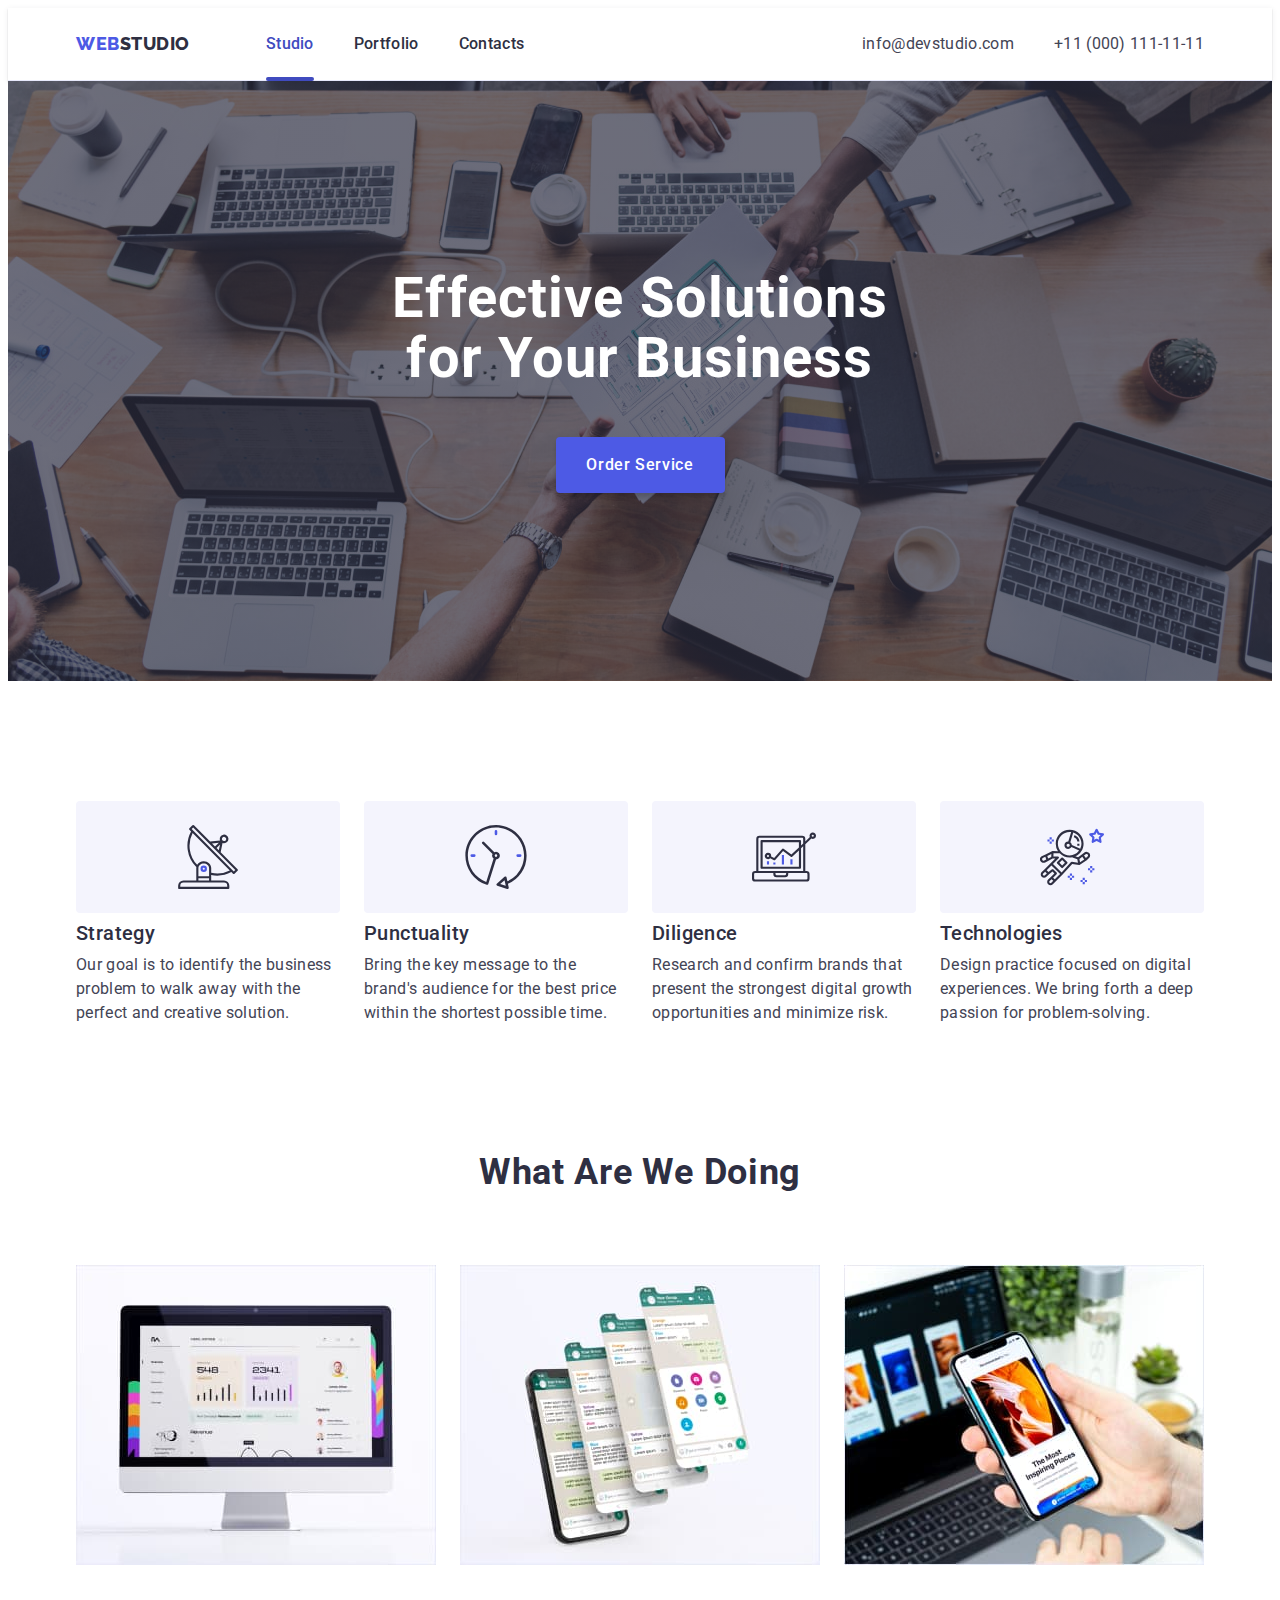
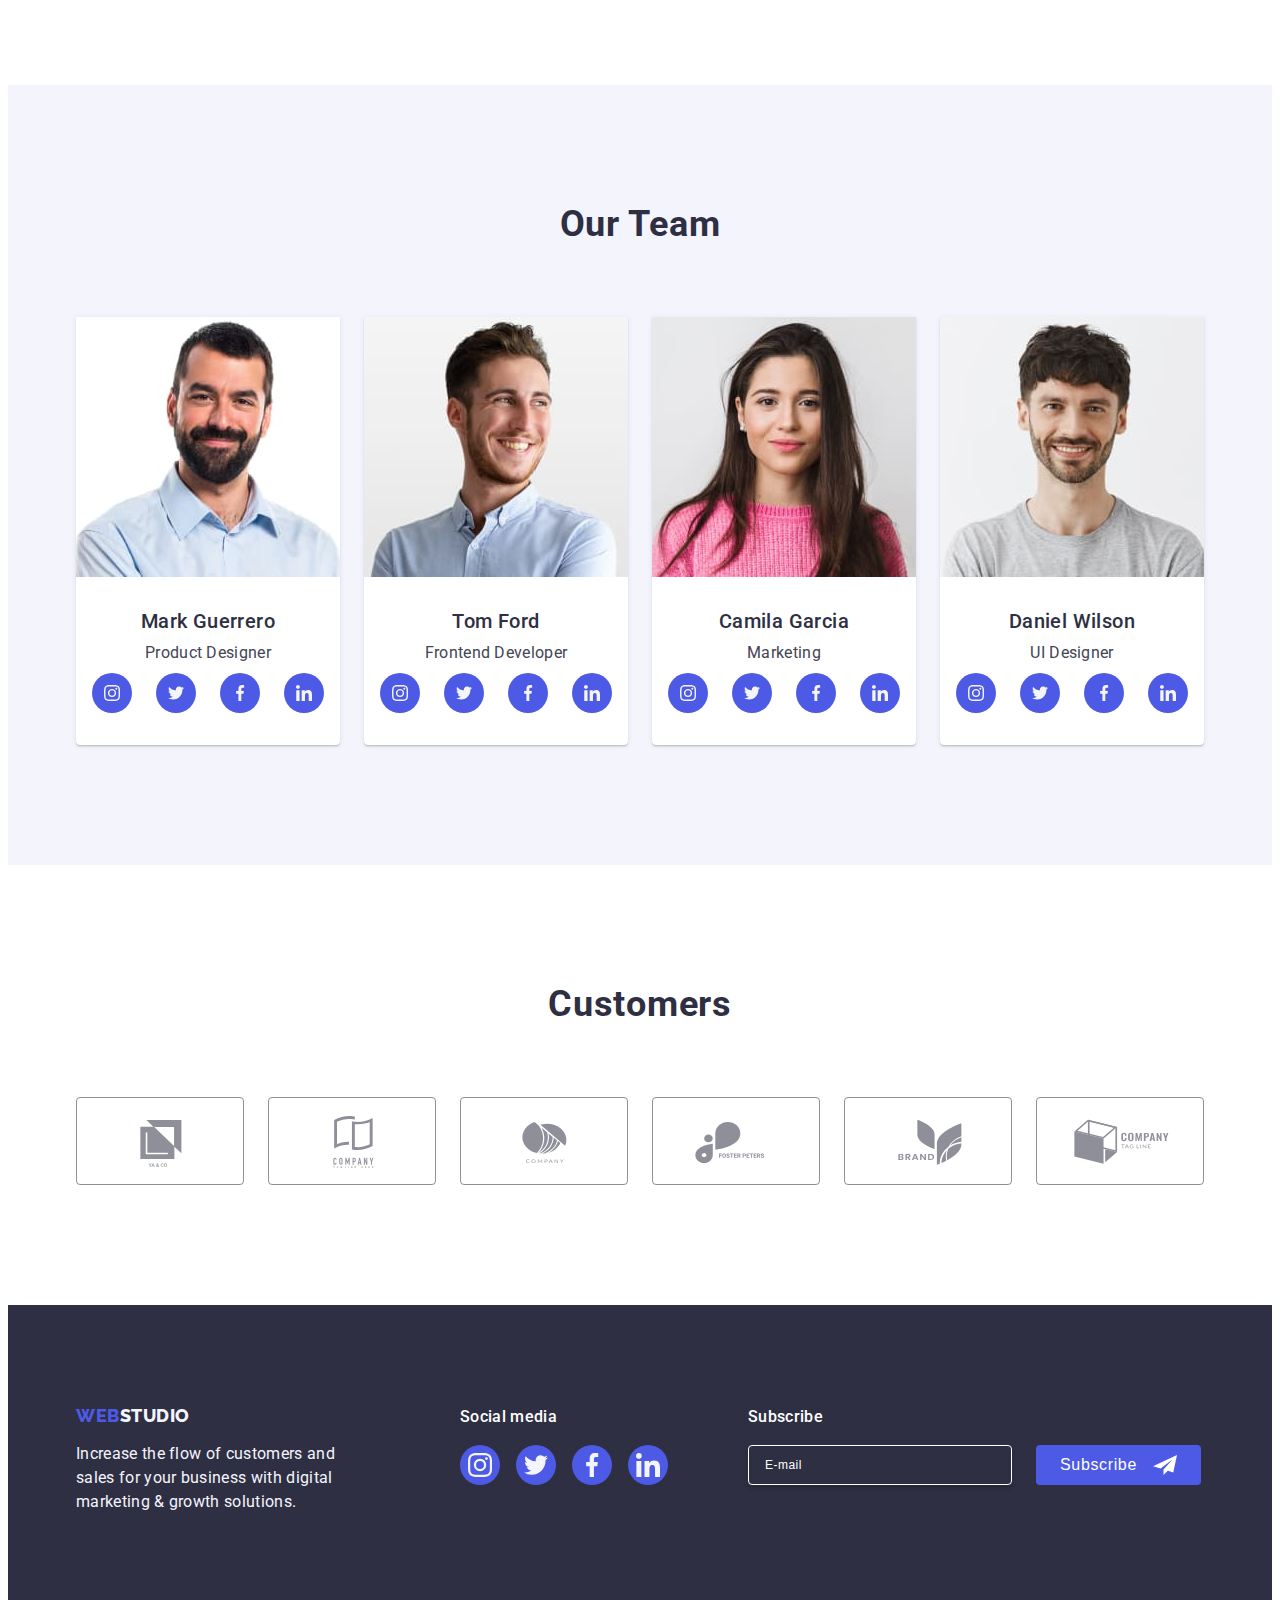
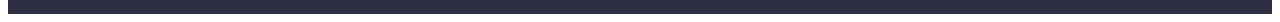
<file: index.html>
<!DOCTYPE html>
<html lang="en">
  <!-- head -->
  <head>
    <meta charset="UTF-8" />
    <meta name="viewport" content="width=device-width, initial-scale=1.0" />
    <link rel="preconnect" href="https://fonts.googleapis.com" />
    <link rel="preconnect" href="https://fonts.gstatic.com" crossorigin />
    <link rel="stylesheet" href="https://fonts.googleapis.com/css2?family=Raleway:wght@800&family=Roboto:wght@400;500;700;900&display=swap" />
    <link rel="stylesheet" href="https://cdnjs.cloudflare.com/ajax/libs/modern-normalize/2.0.0/modern-normalize.min.css" 
    integrity="sha512-4xo8blKMVCiXpTaLzQSLSw3KFOVPWhm/TRtuPVc4WG6kUgjH6J03IBuG7JZPkcWMxJ5huwaBpOpnwYElP/m6wg==" 
    crossorigin="anonymous" 
    referrerpolicy="no-referrer" />
    <link rel="stylesheet" href="./css/styles.css" />
    <title>Studio</title>
  </head>
  <!-- body -->
  <body>
    <header class="header">
      <div class="header-flex container">
      <nav class="nav">
        <a href="./index.html" class="header-logo link">Web<span class="span-studio">Studio</span></a>
        <ul class="nav-list">
          <li class="pages-list list"><a class="link-pages-list current link" href="./index.html">Studio</a></li>
          <li class="pages-list list"><a class="link-pages-list link" href="./portfolio.html">Portfolio</a></li>
          <li class="pages-list list"><a class="link-pages-list link" href="">Contacts</a></li>
        </ul>
      </nav>

      <address class="header-address">
        <ul class="nav-list">
          <li class="header-address-item list"><a class="link-header-address-item link" href="mailto:info@devstudio.com">info@devstudio.com</a></li>
          <li class="header-address-item list"><a class="link-header-address-item link" href="tel:+110001111111">+11 (000) 111-11-11</a></li>
        </ul>
      </address>
    </div>
    </header>

    <!-- main -->
    <main>
      <!-- section -->
      <section class="hero">
        <div class="container hero-title">
        <h1 class="title-hero">Effective Solutions for Your Business</h1>
        <button type="button" class="hero-button" data-modal-open>Order Service</button>
        </div>
      </section>

      <!-- section 2 -->
      <section class="advantages">
        <div class="container">
        <h2 class="visually-hidden">Our advantages</h2>
        <ul class="list advantages-list">
            <li class="two-items">
              <div class="container-icon">
                <svg class="advantages-icon"
                  width="64"
                  height="64"
                  viewBox="0 0 64 64"
                  fill="none">
                  <use href="./images/icons.svg#icon-antenna"></use>
                </svg>
              </div>
                <h3 class="sub-title">Strategy</h3>
            <p class="subtitle-text">
              Our goal is to identify the business problem to walk away with the
              perfect and creative solution.
            </p>
            </li>
          <li class="two-items">
            <div class="container-icon">
              <svg 
              width="64"
              height="64"
              viewBox="0 0 64 64"
              fill="none">
              <use href="./images/icons.svg#icon-clock"></use>
              </svg>
            </div>
            <h3 class="sub-title">Punctuality</h3>
            <p class="subtitle-text">
              Bring the key message to the brand's audience for the best price
              within the shortest possible time.
            </p>
          </li>
          <li class="two-items">
            <div class="container-icon">
              <svg 
              width="64"
              height="64"
              viewBox="0 0 64 64"
              fill="none">
              <use href="./images/icons.svg#icon-diagram"></use>
            </svg>
          </div>
            <h3 class="sub-title">Diligence</h3>
            <p class="subtitle-text">
              Research and confirm brands that present the strongest digital
              growth opportunities and minimize risk.
            </p>
          </li>
          <li class="two-items">
            <div class="container-icon">
              <svg 
              width="64"
              height="64"
              viewBox="0 0 64 64"
              fill="none">
              <use href="./images/icons.svg#icon-astronaut"></use>
            </svg>
          </div>
            <h3 class="sub-title">Technologies</h3>
            <p class="subtitle-text">
              Design practice focused on digital experiences. We bring forth a
              deep passion for problem-solving.
            </p>
          </li>
        </ul>
      </div>
      </section>

      <!-- section 3 -->
      <section class="arewe">
        <div class="container">
        <h2 class="title-arewe">What are we doing</h2>
        <ul class="list arewe-list">
          <li class="arewe-list-item">
            <img src="./images/Rectangle71.jpg"
            alt="A computer on a white background"
            width="360"
            height="300"
            />
          </li>
          <li class="arewe-list-item">
            <img src="./images/Rectangle712.jpg"
            alt="The phone is a turned on"
            width="360"
            height="300"
            />
          </li>
          <li class="arewe-list-item">
            <img src="./images/Rectangle711.jpg"
            alt="The phone in hand"
            width="360"
            height="300"
            />
          </li>
        </ul>
      </div>
      </section>
      
      <!-- section 4 -->
      <section class="section-four">
        <div class="container">
        <h2 class="title-team">Our Team</h2>
        <ul class="list section-four-list">
          <li class="section-four-team">
            <img src="./images/img0.jpg"
            alt="Mark Guerrero"
            width="264"
            height="260"
            />
            <div class="team-container">
            <h3 class="sub-title">Mark Guerrero</h3>
            <p class="subtitle-text">Product Designer</p>
            <ul class="list social-links-list">
              <li class="social-links-items">
                <a class="link social-links" href="https://www.instagram.com/">
                  <svg
                    class="social-icons"
                    width="16"
                    height="16"
                    viewBox="0 0 16 16">
                    <use href="./images/icons.svg#icon-instagram"></use>
                  </svg>
                </a>
              </li>
              <li class="social-links-items">
                <a class="link social-links" href="">
                  <svg
                    class="social-icons"
                    width="16"
                    height="16"
                    viewBox="0 0 16 16">
                    <use href="./images/icons.svg#icon-twitter"></use>
                  </svg>
                </a>
              </li>
              <li class="social-links-items">
                <a class="link social-links" href="">
                  <svg
                    class="social-icons"
                    width="16"
                    height="16"
                    viewBox="0 0 16 16">
                    <use href="./images/icons.svg#icon-facebook"></use>
                  </svg>
                </a>
              </li>
              <li class="social-links-items">
                <a class="link social-links" href="">
                  <svg
                    class="social-icons"
                    width="16"
                    height="16"
                    viewBox="0 0 16 16">
                    <use href="./images/icons.svg#icon-linkedin"></use>
                  </svg>
                </a>
              </li>
            </ul>
            </div>
          </li>
          <li class="section-four-team">
            <img src="./images/img1.jpg"
            alt="Tom Ford"
            width="264"
            height="260"
            />
            <div class="team-container">
            <h3 class="sub-title">Tom Ford</h3>
            <p class="subtitle-text">Frontend Developer</p>
            <ul class="list social-links-list">
             <li class="social-links-items">
              <a class="link social-links" href="">
                <svg
                class="social-icons"
                width="16"
                height="16"
                viewBox="0 0 16 16">
                <use href="./images/icons.svg#icon-instagram"></use>
                </svg>
              </a>
            </li>
          <li class="social-links-items">
            <a class="link social-links" href="">
              <svg
              class="social-icons"
              width="16"
              height="16"
              viewBox="0 0 16 16">
              <use href="./images/icons.svg#icon-twitter"></use>
              </svg>
            </a>
          </li>
          <li class="social-links-items">
            <a class="link social-links" href="">
              <svg
              class="social-icons"
              width="16"
              height="16"
              viewBox="0 0 16 16">
              <use href="./images/icons.svg#icon-facebook"></use>
              </svg>
            </a>
          </li>
          <li class="social-links-items">
            <a class="link social-links" href="">
              <svg
              class="social-icons"
              width="16"
              height="16"
              viewBox="0 0 16 16">
              <use href="./images/icons.svg#icon-linkedin"></use>
              </svg>
            </a>
          </li>
        </ul>
      </div>
    </li>
          <li class="section-four-team">
            <img src="./images/img2.jpg"
            alt="Camila Garcia"
            width="264"
            height="260"
            />
            <div class="team-container">
            <h3 class="sub-title">Camila Garcia</h3>
            <p class="subtitle-text">Marketing</p>
            <ul class="list social-links-list">
              <li class="social-links-items">
               <a class="link social-links" href="">
                 <svg
                 class="social-icons"
                 width="16"
                 height="16"
                 viewBox="0 0 16 16">
                 <use href="./images/icons.svg#icon-instagram"></use>
                 </svg>
               </a>
             </li>
           <li class="social-links-items">
             <a class="link social-links" href="">
               <svg
               class="social-icons"
               width="16"
               height="16"
               viewBox="0 0 16 16">
               <use href="./images/icons.svg#icon-twitter"></use>
               </svg>
             </a>
           </li>
           <li class="social-links-items">
             <a class="link social-links" href="">
               <svg
               class="social-icons"
               width="16"
               height="16"
               viewBox="0 0 16 16">
               <use href="./images/icons.svg#icon-facebook"></use>
               </svg>
             </a>
           </li>
           <li class="social-links-items">
             <a class="link social-links" href="">
               <svg
               class="social-icons"
               width="16"
               height="16"
               viewBox="0 0 16 16">
               <use href="./images/icons.svg#icon-linkedin"></use>
               </svg>
             </a>
           </li>
         </ul>
       </div>
     </li>
          <li class="section-four-team">
            <img src="./images/img3.jpg"
            alt="Daniel Wilson"
            width="264"
            height="260"
            />
            <div class="team-container">
            <h3 class="sub-title">Daniel Wilson</h3>
            <p class="subtitle-text">UI Designer</p>
            <ul class="list social-links-list">
              <li class="social-links-items">
               <a class="link social-links" href="">
                 <svg
                 class="social-icons"
                 width="16"
                 height="16"
                 viewBox="0 0 16 16">
                 <use href="./images/icons.svg#icon-instagram"></use>
                 </svg>
               </a>
             </li>
           <li class="social-links-items">
             <a class="link social-links" href="">
               <svg
               class="social-icons"
               width="16"
               height="16"
               viewBox="0 0 16 16">
               <use href="./images/icons.svg#icon-twitter"></use>
               </svg>
             </a>
           </li>
           <li class="social-links-items">
             <a class="link social-links" href="">
               <svg
               class="social-icons"
               width="16"
               height="16"
               viewBox="0 0 16 16">
               <use href="./images/icons.svg#icon-facebook"></use>
               </svg>
             </a>
           </li>
           <li class="social-links-items">
             <a class="link social-links" href="">
               <svg
               class="social-icons"
               width="16"
               height="16"
               viewBox="0 0 16 16">
               <use href="./images/icons.svg#icon-linkedin"></use>
               </svg>
             </a>
           </li>
         </ul>
       </div>
    </ul>
  </div>
</section>

<!-- section five  -->
<section class="section-five">
  <div class="container">
  <h2 class="section-five-title">Customers</h2>
  <ul class="list client-list">
    <li class="client-items">
      <a href="" class="link client-links">
        <svg
          class="client-logo"
          width="104"
          height="56"
          viewBox="0 0 104 56"
        >
          <use href="./images/icons.svg#icon-Client1"></use>
        </svg>
      </a>
    </li>
    <li class="client-items">
      <a href="" class="link client-links">
          <svg
            class="client-logo"
            width="104"
            height="56"
            viewBox="0 0 104 56"
          >
            <use href="./images/icons.svg#icon-Client2"></use>
          </svg>
      </a>
    </li>
    <li class="client-items">
      <a href="" class="link client-links">
          <svg
            class="client-logo"
            width="104"
            height="56"
            viewBox="0 0 104 56"
          >
            <use href="./images/icons.svg#icon-Client3"></use>
          </svg>
        </a>
    </li>
    <li class="client-items">
        <a href="" class="link client-links">
          <svg
            class="client-logo"
            width="104"
            height="56"
            viewBox="0 0 104 56"
          >
            <use href="./images/icons.svg#icon-Client4">
            </use>
          </svg>
        </a>
    </li>
    <li class="client-items">
        <a href="" class="link client-links">
          <svg
            class="client-logo"
            width="104"
            height="56"
            viewBox="0 0 104 56"
          >
            <use href="./images/icons.svg#icon-Client5"></use>
          </svg>
      </a>
    </li>
    <li class="client-items">
      <a href="" class="link client-links">
          <svg
            class="client-logo"
            width="104"
            height="56"
            viewBox="0 0 104 56"
          >
            <use href="./images/icons.svg#icon-Client6"></use>
          </svg>
        </a>
    </li>
  </ul>
</div>
</section>
    </main>

    <!-- footer section-->
    <footer class="footer">
      <div class="container-footer container">
        <div class="footer-wrapper">
          <a href="./index.html" class="logo-footer link">Web<span class="span-footer-studio">Studio</span></a>
          <p class="text-footer">
        Increase the flow of customers and sales for your business 
        with digital marketing & growth solutions.
      </p>
    </div>
    <div class="icon-wrapper">
      <p class="social-title">Social media</p>
    <ul class="list footer-social-link-list">
      <li class="social-links-items">
        <a class="link footer-social-links" href="">
          <svg
            class="social-icons-fotter"
            width="24"
            height="24"
            viewBox="0 0 16 16">
            <use href="./images/icons.svg#icon-instagram"></use>
          </svg>
        </a>
      </li>
      <li class="social-links-items">
        <a class="link footer-social-links" href="">
          <svg
            class="social-icons-fotter"
            width="24"
            height="24"
            viewBox="0 0 16 16">
            <use href="./images/icons.svg#icon-twitter"></use>
          </svg>
        </a>
      </li>
      <li class="social-links-items">
        <a class="link footer-social-links" href="">
          <svg
            class="social-icons-fotter"
            width="24"
            height="24"
            viewBox="0 0 16 16">
            <use href="./images/icons.svg#icon-facebook"></use>
          </svg>
        </a>
      </li>
      <li class="social-links-items">
        <a href="" class="link footer-social-links">
          <svg
            class="social-icons-fotter"
            width="24"
            height="24"
            viewBox="0 0 16 16">
            <use href="./images/icons.svg#icon-linkedin"></use>
          </svg>
        </a>
      </li>
    </ul>
  </div>
  <div class="footer-form-container">
    <p class="footer-form-header">Subscribe</p>
    <form class="footer-form" name="subscribe-form">
      <label class="footer-form-label">
        <input
        type="email"
        class="footer-form-input"
        name="footer-email"
        placeholder="E-mail"/>
      </label>
      <button class="footer-btn" type="submit">
        Subscribe
        <svg class="footer-btn-icon" width="24" height="24">
          <use href="./images/icons.svg#icon-send"></use>
        </svg>
      </button>
    </form>
    </div>
  </div>
    </footer>

     <!-- modal window -->
  <div class="modal is-hidden" data-modal >
    <div class="modal-window">
    <button class="modal-close" type="button" data-modal-close>
      <svg 
      class="close"
      width="8"
      height="8">
      <use href="./images/icons.svg#icon-close"></use>
      </svg>
    </button>
    <p class="modal-header">
      Leave your contacts and we will call you back</p>

      <!--Modal form-->
    <form class="modal-form">
    <div class="modal-form-container">
      <label class="modal-form-label" for="user-name">Name</label>
      <div class="modal-form-field">
        <input 
        class="modal-form-input"
        type="text"
        name="user-name"
        id="user-name"
        placeholder=""
        required
        minlength="3"
        />
    <svg class="modal-form-input-icon" width="18" height="24">
        <use href="./images/icons.svg#icon-person"></use>
    </svg>
  </div>
</div>
<div class="modal-form-container">
  <label class="modal-form-label" for="user-phone">Phone</label>
  <div class="modal-form-field">
    <input
      class="modal-form-input"
      type="tel"
      name="user-phone"
      id="user-phone"
      placeholder=""
      minlength="10"
      maxlength="12"
      required
      />
    <svg class="modal-form-input-icon" width="18" height="24">
      <use href="./images/icons.svg#icon-phone"></use>
    </svg>
  </div>
</div>
   <div class="modal-form-container">
    <label class="modal-form-label" for="user-email">Email</label>
    <div class="modal-form-field">
      <input
        class="modal-form-input"
        type="email"
        name="user-email"
        id="user-email"
        placeholder=""
        required
        />
      <svg class="modal-form-input-icon" width="18" height="24">
        <use href="./images/icons.svg#icon-email"></use>
      </svg>
    </div>
  </div>
     <div class="comment-form-container">
      <label class="modal-form-label" for="user-comment">Comment</label>
      <textarea
        class="modal-textarea"
        name="user-comment"
        id="user-comment"
        placeholder="Text input"
        rows="7"
        required
        minlength="7"
      ></textarea>
    </div>
    <div class="checkbox-box">
      <input
        class="visually-hidden"
        type="checkbox"
        name="user-privacy"
        id="user-privacy"
        value="true"
        />
      <label class="modal-form-agrement" for="user-privacy">
        <span class="agrement-checkbox">
          <svg class="checkbox-icon" width="10" height="8">
            <use href="./images/icons.svg#icon-check"></use>
          </svg>
        </span>
        I accept the terms and conditions of the
        <a
          class="modal-agrement-link link"
          href=""
          target="_blank"
          rel="noopener noreferrer"
          >
          Privacy Policy
        </a>
      </label>
    </div>

    <!-- modal form button -->
    <button class="modal-button-send" type="submit">Send</button>
  </form>
</div>
</div>
<script src="./js/modal.js"></script>
  </body>
</html>
</file>
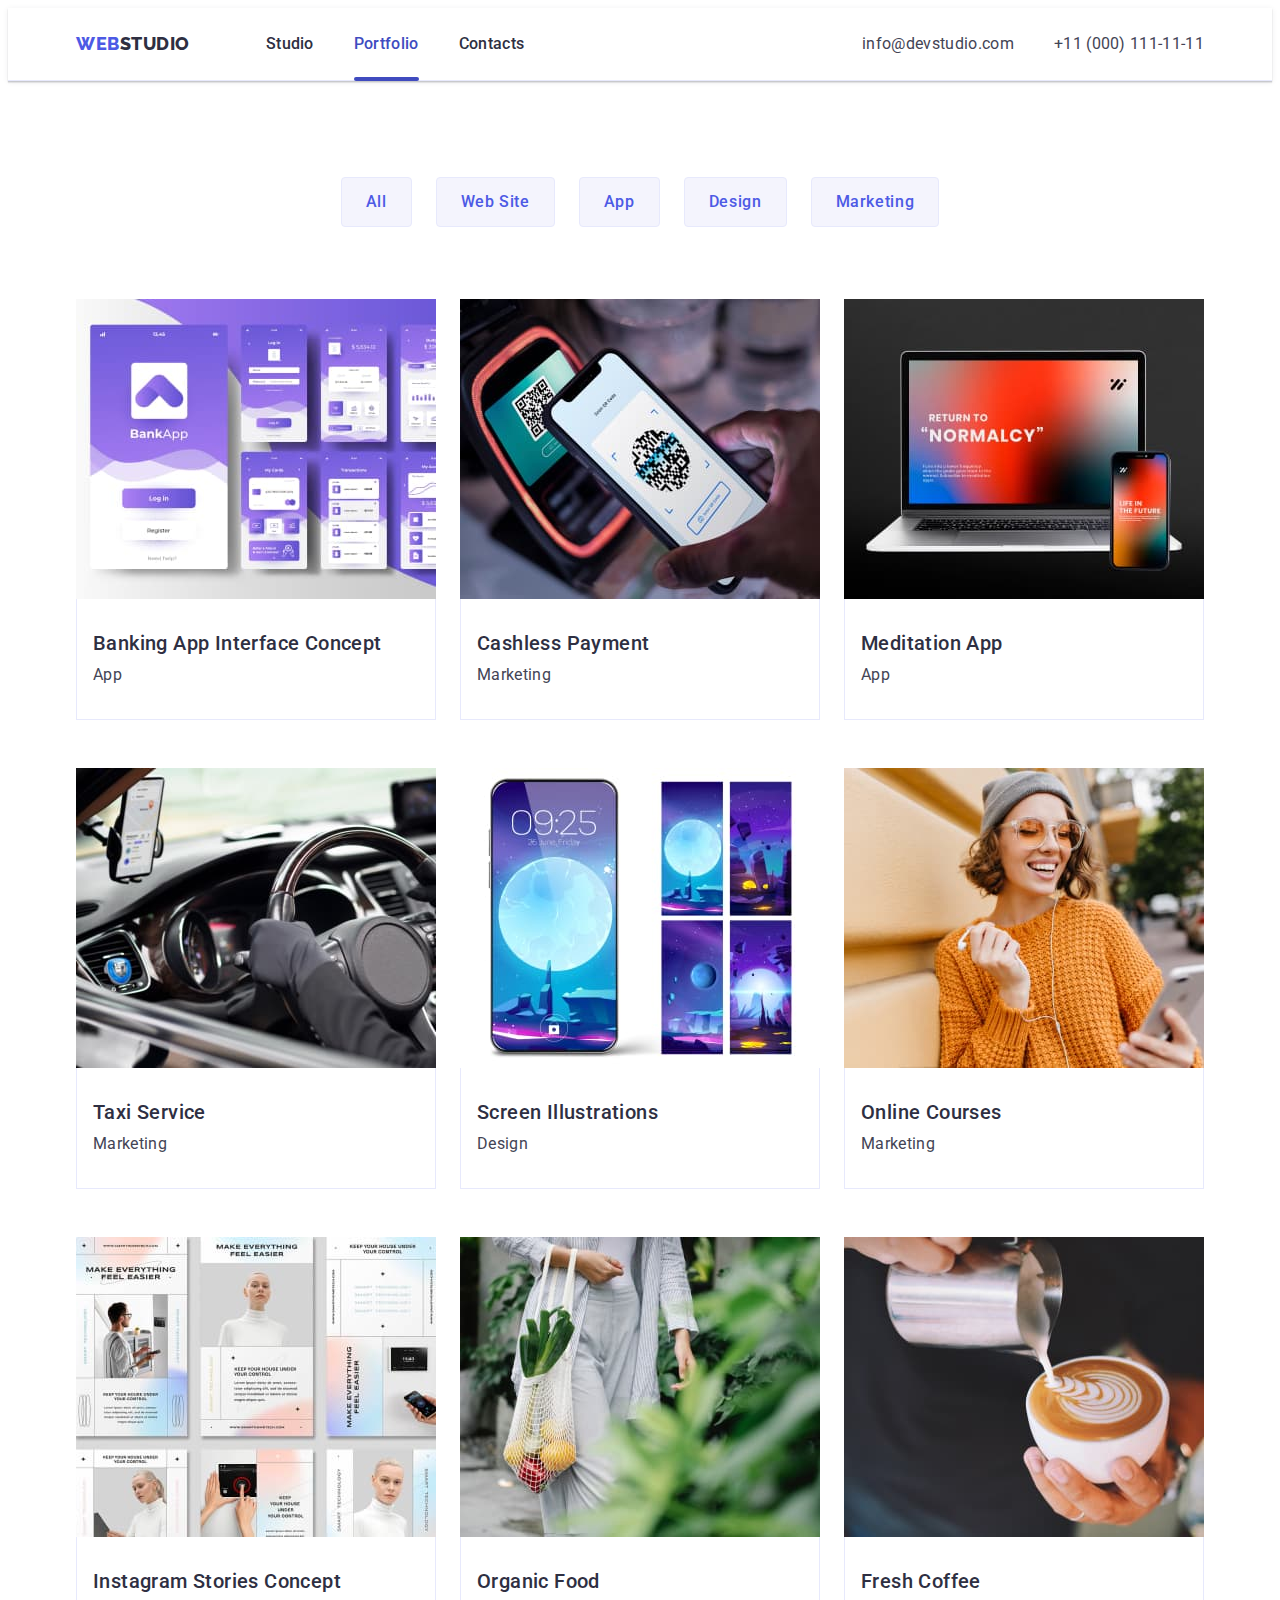
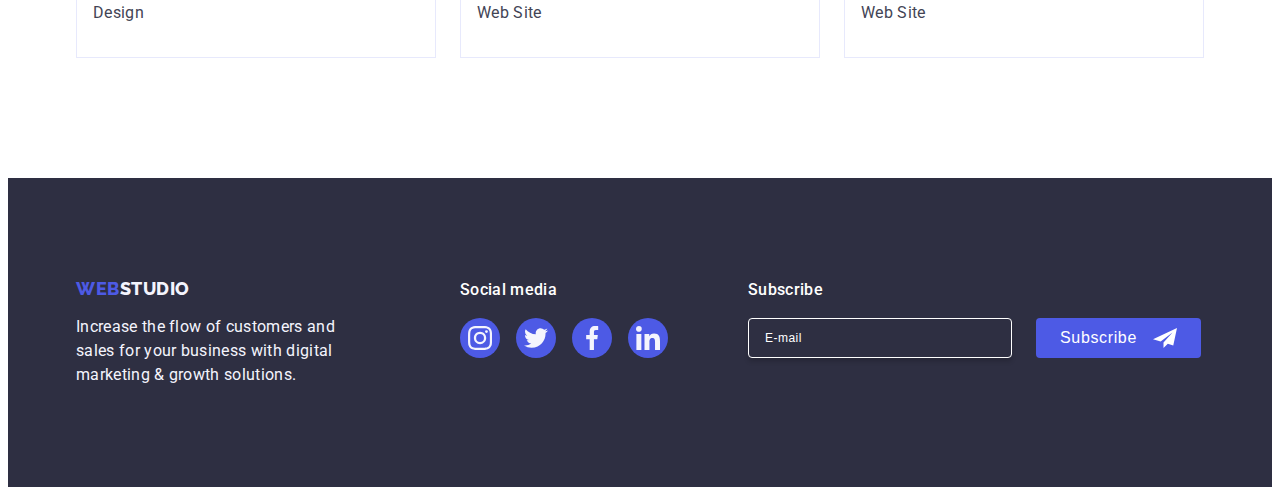
<file: portfolio.html>
<!DOCTYPE html>
<html lang="en">
<!-- head -->
<head>
    <meta charset="UTF-8" />
    <meta name="viewport" content="width=device-width, initial-scale=1.0" />
    <link rel="preconnect" href="https://fonts.googleapis.com" />
    <link rel="preconnect" href="https://fonts.gstatic.com" crossorigin />
    <link rel="stylesheet" href="https://fonts.googleapis.com/css2?family=Raleway:wght@800&family=Roboto:wght@400;500;700;900&display=swap"/>
    <link rel="stylesheet" href="https://cdnjs.cloudflare.com/ajax/libs/modern-normalize/2.0.0/modern-normalize.min.css" 
    integrity="sha512-4xo8blKMVCiXpTaLzQSLSw3KFOVPWhm/TRtuPVc4WG6kUgjH6J03IBuG7JZPkcWMxJ5huwaBpOpnwYElP/m6wg==" 
    crossorigin="anonymous" 
    referrerpolicy="no-referrer" />
    <link rel="stylesheet" href="./css/styles.css" />
    <title>Portfolio</title>
</head>
<body>
    <header class="header">
      <div class="header-flex container">
        <nav class="nav">
            <a href="./index.html" class="header-logo link">Web<span class="span-studio">Studio</span></a>
            <ul class="list nav-list">
                <li class="pages-list"><a class="link-pages-list link" href="./index.html">Studio</a></li>
                <li class="pages-list"><a class="link-pages-list current link" href="./portfolio.html">Portfolio</a></li>
                <li class="pages-list"><a class="link-pages-list link" href="">Contacts</a></li>
            </ul>
        </nav>
        <address class="header-address">
            <ul class="list address-items">
                <li class="header-address-item"><a class="link-header-address-item link" href="mailto:info@devstudio.com">info@devstudio.com</a></li>
                <li class="header-address-item"><a class="link-header-address-item link" href="tel:+110001111111">+11 (000) 111-11-11</a></li>
            </ul>
        </address>
      </div>
    </header>

    <!-- main -->
    <main class="portfolio-main">

        <!-- section -->
        <section class="section-portfolio">
          <div class="container">
            <h1 class="visually-hidden">header name</h1>
        <ul class="list btn-list">
            <li><button type="button" class="button-portfolio">All</button></li>
            <li><button type="button" class="button-portfolio">Web Site</button></li>
            <li><button type="button" class="button-portfolio">App</button></li>
            <li><button type="button" class="button-portfolio">Design</button></li>
            <li><button type="button" class="button-portfolio">Marketing</button></li>
        </ul>
            <ul class="list foto-list">
              <li class="foto-items">
                <a href="" class="link foto-link">
                  <div class="img-wrapper">
                <img src="./images/first.jpg"
                alt="Banking App"
                width="360"
                />
                <p class="text-foto">
                  14 Stylish and User-Friendly App Design Concepts · Task
                  Manager App · Calorie Tracker App · Exotic Fruit Ecommerce
                  App · Cloud Storage App
                </p>
                  </div>
                <div class="p-list-container">
                <h2 class="title-portfolio">Banking App Interface Concept</h2>
                <p class="text-portfolio">App</p>
                </div>
                </a>
              </li>
              <li class="foto-items">
                <a href="" class="link foto-link">
                  <div class="img-wrapper">
                <img src="./images/two.jpg"
                alt="CashPay"
                width="360"
                />
                <p class="text-foto">
                  14 Stylish and User-Friendly App Design Concepts · Task
                  Manager App · Calorie Tracker App · Exotic Fruit Ecommerce
                  App · Cloud Storage App
                </p>
                  </div>
                <div class="p-list-container">
                <h2 class="title-portfolio">Cashless Payment</h2>
                <p class="text-portfolio">Marketing</p>
                </div>
                </a>
              </li>
              <li class="foto-items">
                <a href="" class="link foto-link">
                  <div class="img-wrapper">
                <img src="./images/three.jpg"
                alt="MadApp"
                width="360"
                />
                <p class="text-foto">
                  14 Stylish and User-Friendly App Design Concepts · Task
                  Manager App · Calorie Tracker App · Exotic Fruit Ecommerce
                  App · Cloud Storage App
                </p>
                  </div>
                <div class="p-list-container">
                <h2 class="title-portfolio">Meditation App</h2>
                <p class="text-portfolio">App</p>
                </div>
                </a>
              </li>
              <li class="foto-items">
                <a href="" class="link foto-link">
                  <div class="img-wrapper">
                <img src="./images/four.jpg"
                alt="Taxi"
                width="360"
                />
                <p class="text-foto">
                  14 Stylish and User-Friendly App Design Concepts · Task
                  Manager App · Calorie Tracker App · Exotic Fruit Ecommerce
                  App · Cloud Storage App
                </p>
                  </div>
                <div class="p-list-container">
                <h2 class="title-portfolio">Taxi Service</h2>
                <p class="text-portfolio">Marketing</p>
                </div>
                </a>
              </li>
              <li class="foto-items">
                <a href="" class="link foto-link">
                  <div class="img-wrapper">
                <img src="./images/five.jpg"
                alt="Illustrations"
                width="360"
                />
                <p class="text-foto">
                  14 Stylish and User-Friendly App Design Concepts · Task
                  Manager App · Calorie Tracker App · Exotic Fruit Ecommerce
                  App · Cloud Storage App
                </p>
                  </div>
                <div class="p-list-container">
                <h2 class="title-portfolio">Screen Illustrations</h2>
                <p class="text-portfolio">Design</p>
                </div>
                </a>
              </li>
              <li class="foto-items">
                <a href="" class="link foto-link">
                  <div class="img-wrapper">
                <img src="./images/six.jpg"
                alt="Courses"
                width="360"
                />
                <p class="text-foto">
                  14 Stylish and User-Friendly App Design Concepts · Task
                  Manager App · Calorie Tracker App · Exotic Fruit Ecommerce
                  App · Cloud Storage App
                </p>
                  </div>
                <div class="p-list-container">
                <h2 class="title-portfolio">Online Courses</h2>
                <p class="text-portfolio">Marketing</p>
                </div>
                </a>
              </li>
              <li class="foto-items">
                <a href="" class="link foto-link">
                  <div class="img-wrapper">
                <img src="./images/seven.jpg"
                alt="InstaStories"
                width="360"
                />
                <p class="text-foto">
                  14 Stylish and User-Friendly App Design Concepts · Task
                  Manager App · Calorie Tracker App · Exotic Fruit Ecommerce
                  App · Cloud Storage App
                </p>
                  </div>
                <div class="p-list-container">
                <h2 class="title-portfolio">Instagram Stories Concept</h2>
                <p class="text-portfolio">Design</p>
                </div>
                </a>
              </li>
              <li class="foto-items">
                <a href="" class="link foto-link">
                  <div class="img-wrapper">
                <img src="./images/eight.jpg"
                alt="Food"
                width="360"
                />
                <p class="text-foto">
                  14 Stylish and User-Friendly App Design Concepts · Task
                  Manager App · Calorie Tracker App · Exotic Fruit Ecommerce
                  App · Cloud Storage App
                </p>
                  </div>
                <div class="p-list-container">
                <h2 class="title-portfolio">Organic Food</h2>
                <p class="text-portfolio">Web Site</p>
                </div>
                </a>
              </li> 
              <li class="foto-items">
                <a href="" class="link foto-link">
                  <div class="img-wrapper">
                <img src="./images/nine.jpg"
                alt="Coffee"
                width="360"
                />
                <p class="text-foto">
                  14 Stylish and User-Friendly App Design Concepts · Task
                  Manager App · Calorie Tracker App · Exotic Fruit Ecommerce
                  App · Cloud Storage App
                </p>
                  </div>
                <div class="p-list-container">
                <h2 class="title-portfolio">Fresh Coffee</h2>
                <p class="text-portfolio">Web Site</p>
                </div>
                </a>
              </li> 
            </ul>
          </div>
        </section>
    </main>

    <!-- footer section-->
    <footer class="footer">
      <div class="container-footer container">
        <div class="footer-wrapper">
      <a href="./index.html" class="logo-footer link">Web<span class="span-footer-studio">Studio</span></a>
      <p class="text-footer">
        Increase the flow of customers and sales for your business 
        with digital marketing & growth solutions.
      </p>
    </div>
    <div class="icon-wrapper">
      <p class="social-title">Social media</p>
    <ul class="list footer-social-link-list">
      <li class="social-links-items">
        <a class="link footer-social-links" href="">
          <svg
            class="social-icons-fotter"
            width="24"
            height="24"
            viewBox="0 0 16 16">
            <use href="./images/icons.svg#icon-instagram"></use>
          </svg>
        </a>
      </li>
      <li class="social-links-items">
        <a class="link footer-social-links" href="">
          <svg
            class="social-icons-fotter"
            width="24"
            height="24"
            viewBox="0 0 16 16">
            <use href="./images/icons.svg#icon-twitter"></use>
          </svg>
        </a>
      </li>
      <li class="social-links-items">
        <a class="link footer-social-links" href="">
          <svg
            class="social-icons-fotter"
            width="24"
            height="24"
            viewBox="0 0 16 16">
            <use href="./images/icons.svg#icon-facebook"></use>
          </svg>
        </a>
      </li>
      <li class="social-links-items">
        <a href="" class="link footer-social-links">
          <svg
            class="social-icons-fotter"
            width="24"
            height="24"
            viewBox="0 0 16 16">
            <use href="./images/icons.svg#icon-linkedin"></use>
          </svg>
        </a>
      </li>
    </ul>
  </div>
  <div class="footer-form-container">
    <p class="footer-form-header">Subscribe</p>
    <form class="footer-form" name="subscribe-form">
      <label class="footer-form-label">
        <input
        type="email"
        class="footer-form-input"
        name="footer-email"
        placeholder="E-mail"/>
      </label>
      <button class="footer-btn" type="submit">
        Subscribe
        <svg class="footer-btn-icon" width="24" height="24">
          <use href="./images/icons.svg#icon-send"></use>
        </svg>
      </button>
    </form>
    </div>
  </div>
</footer>
</body>
</html>
</file>
<file: css/styles.css>
*,
*::after,
::before {
  box-sizing: border-box;
}


:root {
    --navyblue: #2E2F42;
    --slate: #434455;
    --iris: #4D5AE5;
    --ocean: #404BBF;
    --cloud: #F4F4FD;
    --white: #FFFFFF;
    --green: #31D0AA;
    --lightslate: #8E8F99;
    --cornflower: #E7E9FC;
    --navybluemodal: #2E2F42;
    --grey: #2E2F42;
    --dairy: #FCFCFC;
}


body {
    font-family: "Roboto", sans-serif; 
    color: var(--slate, #434455);
    background-color: var(--white, #FFFFFF);
}

 /*header*/

 .link {
    text-decoration: none;
 }


 .list {
    list-style: none;
 }


img {
    display: block;
    padding: 0;
    margin: 0;
}


ul {
    margin-top: 0;
    margin-bottom: 0;
    padding-left: 0;
    list-style: none;
}


h1,
h2,
h3,
h4,
h5,
h6,
p {
    margin-top: 0;
    margin-bottom: 0;
}


.container {
    width: 1158px;
    margin: 0 auto;
    padding: 0 15px;
}


.header {
    border-bottom: 1px solid var(--cornflower, #E7E9FC);
    box-shadow: 0px 1px 6px 0px rgba(46, 47, 66, 0.08),
    0px 1px 1px 0px rgba(46, 47, 66, 0.16),
    0px 2px 1px 0px rgba(46, 47, 66, 0.08);
  }


  .header-flex {
    display: flex;
    justify-content: space-between;
    align-items: center;
    height: 72px;
  }


.header-logo {
    color: var(--iris, #4D5AE5);
    font-family: "Raleway", sans-serif;
    font-size: 18px;
    font-style: normal;
    font-weight: 800;
    line-height: 1.17;
    letter-spacing: 0.03em;
    margin-right: 76px;
    text-transform: uppercase;
}

.span-studio {
    color: var(--navyblue, #2E2F42);
}

.nav {
    display: flex;
    align-items: center;
}


.nav-list {
    display: flex;
    gap: 40px;
  }
  
  .nav-list:last-child {
    margin-right: 0;
  }


.pages-list:hover,
.pages-list:focus {
    color: var(--ocean, #404BBF);
}

.link-pages-list {
    color: var(--navyblue, #2E2F42);
    font-size: 16px;
    font-weight: 500;
    line-height: 1.5;
    letter-spacing: 0.02em;
    padding: 24px 0;
    display: block;
    position: relative;
    transition: color 250ms cubic-bezier(0.4, 0, 0.2, 1);
}

.link-pages-list.current::after {
    content: "";
    position: absolute;
    left: 0;
    bottom: -1px;
    width: 100%; 
    height: 4px;
    background-color: var(--ocean, #404BBF);
    border-radius: 2px;
}

.link-pages-list:hover,
.link-pages-list:focus,
.link-pages-list.current {
    color: var(--ocean, #404BBF);
}

.header-address {
    font-style: normal;
    justify-content: center;
    align-items: center;
    font-size: 16px;
    font-weight: 400;
    letter-spacing: 0.32px;
}


.address-items {
    display: flex;
    gap: 40px;
  }
  
  .address-items:last-child {
    margin-right: 0;
  }
  
.header-address-item {
    color: var(--slate, #434455);
}

  .header-address-item:hover,
  .header-address-item:focus {
    color: var(--ocean, #404BBF);
  }

.link-header-address-item {
    color: var(--slate, #434455);
    font-size: 16px;
    line-height: 1.5;
    letter-spacing: 0.02em;
    transition: color 250ms cubic-bezier(0.4, 0, 0.2, 1);
}

.link-header-address-item:hover,
.link-header-address-item:focus {
    color: var(--ocean, #404BBF);
}



/* main */

.hero {
    background-color: var(--navyblue, #2E2F42);
    padding: 188px 0;
    margin: 0 auto;
    background-position: center;
    background-size: cover;
    background-repeat: no-repeat;
    background-image: linear-gradient(
        to bottom,
        rgba(46, 47, 66, 0.7),
        rgba(46, 47, 66, 0.7)
      ),
      url(../images/main-bg.jpg);
    max-width: 1440px;
}

.title-hero {
    color: var(--white, #FFFFFF);
    font-size: 56px;
    text-align: center;
    line-height: 1.07;
    letter-spacing: 0.02em;
    max-width: 496px;
    margin: 0 auto;
    margin-bottom: 48px;
}

.hero-button {
    color: var(--white, #FFFFFF);
    background-color: var(--iris, #4D5AE5);
    font-family: "Roboto", sans-serif;
    font-size: 16px;
    font-weight: 500;
    line-height: 1.5;
    letter-spacing: 0.04em;
    display: block;
    min-width: 169px;
    height: 56px;
    border: none;
    border-radius: 4px;
    cursor: pointer;
    margin: 0 auto;
    box-shadow: 0px 4px 4px 0px rgba(0, 0, 0, 0.15);
    transition: background-color 250ms cubic-bezier(0.4, 0, 0.2, 1);
}

.hero-button:hover,
.hero-button:focus {
    cursor: pointer;
    background-color: var(--ocean, #404BBF);
}

.sub-title {
    color: var(--navyblue, #2E2F42);
    font-weight: 500;
    font-size: 20px;
    line-height: 1.2;
    letter-spacing: 0.02em;
    margin-bottom: 8px
}


.advantages {
    padding: 120px 0;
}


.advantages-list{
    display: flex;
    gap: 24px;
}


.advantages-list:last-child {
    margin-right: 0
}

.two-items {
    width: calc((100% - 72px) / 4);
    max-width: 264px;
  }

.subtitle-text {
    color: var(--slate, #434455);
    font-size: 16px;
    line-height: 1.5;
    letter-spacing: 0.02em;
    margin-bottom: 8px;
}


.arewe {
    padding-bottom: 120px;
}


.arewe-list {
    display: flex;
    gap: 24px;
}


.arewe-list-item {
    width: calc((100% - 48px) / 3);
}


.title-arewe {
    color: var(--navyblue, #2E2F42);
    font-size: 36px;
    text-transform: capitalize;
    text-align: center;
    line-height: 1.11;
    letter-spacing: 0.02em;
    margin-bottom: 72px;
}

.title-team {
    color: var(--navyblue, #2E2F42);
    font-size: 36px;
    font-weight: 700;
    line-height: 1.11;
    text-align: center;
    letter-spacing: 0.02em;
    text-transform: capitalize;
    margin-bottom: 72px;
}


.section-four {
    background-color: var(--cloud, #F4F4FD);
    padding-bottom: 120px;
    padding-top: 120px;
}


.section-four-team {
    border-radius: 0px 0px 4px 4px;
    background: var(--white, #FFFFFF);
    box-shadow: 0px 2px 1px 0px rgba(46, 47, 66, 0.08), 0px 1px 1px 0px rgba(46, 47, 66, 0.16), 0px 1px 6px 0px rgba(46, 47, 66, 0.08);
}


.section-four-list {
    display: flex;
    justify-content: center;
    gap: 24px;
}


.team-container {
    padding: 32px 0;
    text-align: center;
  }


  .btn-list {
    display: flex;
    gap: 24px;
    justify-content: center;
    margin: 0 0 72px 0;

  }


.foto-list {
    display: flex;
    flex-wrap: wrap;
    column-gap: 24px;
    row-gap: 48px;
    margin: 0;
    padding: 0;
}


.foto-items {
    width: calc((100% - 48px) / 3);
  }


  .p-list-container {
    border: 1px solid var(--cornflower);
    padding: 32px 16px;
    border-top: none;
  }


.visually-hidden {
    position: absolute;
    width: 1px;
    height: 1px;
    margin: -1px;
    border: 0;
    padding: 0;
    white-space: nowrap;
    clip-path: inset(100%);
    clip: rect(0 0 0 0);
    overflow: hidden;
    }




/* footer */

.footer {
    background-color: var(--navyblue, #2E2F42);
    padding: 100px 0;
}


.text-footer {
    color: var(--cloud, #F4F4FD);
    font-size: 16px;
    font-weight: 400;
    line-height: 1.5;
    letter-spacing: 0.02em;
    height: 72px;
    max-width: 264px;
}


.span-footer-studio {
    color: var(--cloud, #F4F4FD);
}

.footer-wrapper { 
    margin-right: 120px;
}

.container-footer {
    display: flex;
    align-items: baseline;
}

.logo-footer {
    display: inline-block;
    margin-bottom: 16px;
    color: var(--iris, #4D5AE5);
    font-family: "Raleway", sans-serif;
    font-size: 18px;
    font-style: normal;
    font-weight: 800;
    line-height: 1.17;
    letter-spacing: 0.03em;
    margin-right: 76px;
    text-transform: uppercase;
}


.social-title { 
    color: var(--white, #FFFFFF);
    font-weight: 500;
    font-size: 16px;
    line-height: 1.5;
    letter-spacing: 0.02em;
    margin-bottom: 16px; 
}

.footer-social-link-list { 
    display: flex;
    gap: 16px;     
}

.social-links-items {
    width: 40px;
    height: 40px;
}


.footer-social-links {
    display: flex;
    width: 100%;
    height: 100%;
    background-color: var(--iris);
    border-radius: 50%;
    align-items: center;
    justify-content: center;
    transition: background-color 250ms cubic-bezier(0.4, 0, 0.2, 1);;
}


.footer-social-links:hover,
.footer-social-links:focus {
    background-color: var(--green, #31D0AA);
}


.social-icons-fotter {
    fill: var(--cloud, #F4F4FD);
}

/* Footer wrap */


.footer-form-container {
    margin-left: 80px;
}

.footer-form-header {
    color: var(--white, #FFFFFF);
    font-size: 16px;
    font-weight: 500;
    line-height: 1.5;
    letter-spacing: 0.02em;
    margin-bottom: 16px;
    display: block;
  }


  .footer-form {
    display: flex;
    gap: 24px;
  }


  .footer-form-input {
    width: 264px;
    height: 40px;
    padding-left: 16px;
    font-size: 12px;
    line-height: 1.5;
    letter-spacing: 0.04em;
    outline: transparent;
    background-color: transparent;
    color: var(--white, #FFFFFF);
    border-radius: 4px;
    border: 1px solid var(--white, #FFFFFF);
    box-shadow: 0px 4px 4px 0px rgba(0, 0, 0, 0.15);
    transition: 250ms cubic-bezier(0.4, 0, 0.2, 1);
  }

  .footer-form-input::placeholder {
    color: var(--white, #FFFFFF);
  }
  

  .footer-btn {
    display: inline-flex;
    min-width: 165px;
    min-height: 40px;
    padding: 8px 24px;
    justify-content: center;
    align-items: center;
    color: var(--white, #FFFFFF);
    font-size: 16px;
    font-weight: 500;
    line-height: 1.5;
    letter-spacing: 0.04em;
    border-radius: 4px;
    background-color: var(--iris, #4D5AE5);
    border: none;
    cursor: pointer;
    transition: background-color var(--animation);
  }


  .footer-btn:hover,
  .footer-btn:focus {
    background-color: var(--ocean, #404BBF);
    box-shadow: 0px 4px 4px 0px rgba(0, 0, 0, 0.15);
  }


  .footer-btn-icon {
    margin-left: 16px;
    fill: var(--white, #FFFFFF);
  }


/* portfolio main */


.button-portfolio {
    color: var(--iris, #4D5AE5);
    background-color: var(--cloud, #F4F4FD);
    font-family: "Roboto", sans-serif;
    font-size: 16px;
    font-style: normal;
    font-weight: 500;
    line-height: 1.5; 
    letter-spacing: 0.04em;
    padding: 12px 24px;
    border-radius: 4px;
    border: 1px solid var(--cornflower, #E7E9FC);
    transition: color 250ms cubic-bezier(0.4, 0, 0.2, 1), 
    background-color 250ms cubic-bezier(0.4, 0, 0.2, 1), 
    border-color 250ms cubic-bezier(0.4, 0, 0.2, 1), 
    box-shadow 250ms cubic-bezier(0.4, 0, 0.2, 1);
}


.button-portfolio:hover,
.button-portfolio:focus {
    color: var(--white, #FFFFFF);
    background-color: var(--ocean, #404BBF);
    cursor: pointer;
    border: 1px solid transparent;
    box-shadow: 0px 3px 1px rgba(0, 0, 0, 0.1), 
    0px 2px 1px rgba(0, 0, 0, 0.08), 
    0px 2px 2px rgba(0, 0, 0, 0.12);
}

.title-portfolio {
    color: var(--navyblue, #2E2F42);
    font-size: 20px;
    font-weight: 500;
    line-height: 1.2;
    letter-spacing: 0.02em;
    margin-bottom: 8px;
}

.text-portfolio {
    color: var(--slate, #434455);
    font-size: 16px;
    font-weight: 400;
    line-height: 1.5;
    letter-spacing: 0.02em;
}


.section-portfolio {
    padding: 96px 0 120px 0;
}

.container-icon {
    width: 264px;
    height: 112px;
    display: flex;
    align-items: center;
    justify-content: center;
    background-color: var(--cloud, #F4F4FD);
    border-radius: 4px;
    margin-bottom: 8px;
}  

.social-icons {
    fill: var(--cloud, #F4F4FD);
}

.social-links-list {
    display: flex;
    gap: 24px;
    justify-content: center;
} 
  
.social-links-list .link {
    align-items: center;
    display: flex;
    width: 40px;
    height: 40px;
    border-radius: 50%;
    background-color: var(--iris, #4D5AE5);
    justify-content: center;
}
  
.social-links { 
  transition: background-color 250ms cubic-bezier(0.4, 0, 0.2, 1);
}
  
.social-links:hover,
.social-links:focus { 
    background-color: var(--ocean, #404BBF);  
}

.section-five { 
    padding: 120px 0 120px;
}

.section-five-title {
    color: var(--navyblue, #2e2f42);
    text-align: center;
    font-size: 36px;
    line-height: 1.11;
    letter-spacing: 0.72px;
    text-transform: capitalize;
    margin-bottom: 72px;
}

.client-list {
    display: flex;
    justify-content: center;
    align-items: center;
    gap: 24px;
}
  
.client-list .client-items {
    width: 168px;
    height: 88px;
}
  
.client-logo {
    width: 104px;
    height: 56px;
    fill: currentColor;
  }
  
.client-links { 
    display: flex;
    width: 168px;
    height: 88px;
    border-radius: 4px;
    border: 1px solid  #8e8f99;
    color: var(--lightslate);
    justify-content: center;
    align-items: center;
    transition: border-color 250ms cubic-bezier(0.4, 0, 0.2, 1), color 250ms cubic-bezier(0.4, 0, 0.2, 1);
}
  
  
.client-links:hover,
.client-links:focus { 
  color: var(--ocean, #404BBF);
  border-color: var(--ocean, #404BBF)
}


.foto-link {
    display: block;
    transition: box-shadow 250ms cubic-bezier(0.4, 0, 0.2, 1);
  }

.foto-link:hover,
.foto-link:focus {
    box-shadow: 0px 1px 6px rgba(46, 47, 66, 0.08), 
    0px 1px 1px rgba(46, 47, 66, 0.16), 
    0px 2px 1px rgba(46, 47, 66, 0.08); 
  }

.foto-link:hover .text-foto,
.foto-link:focus .text-foto { 
   transform: translateY(0%);
}

.img-wrapper { 
    position: relative;
    overflow: hidden;
  }


.text-foto {
    position: absolute;
    top: 0;
    font-size: 16px;
    line-height: 1.5;
    letter-spacing: 0.02em;
    color: var(--cloud);
    padding: 40px 32px;
    background-color: var(--iris, #4D5AE5);
    height: 100%;
    width: 100%;
    transform: translateY(100%);
    transition: transform 250ms cubic-bezier(0.4, 0, 0.2, 1);
}


/* modal */

.modal { 
    position: fixed;
    top: 0;
    left: 0;
    width: 100%;
    height: 100%;
    background-color: rgba(46, 47, 66, 0.4);
    transition: opacity 250ms cubic-bezier(0.4, 0, 0.2, 1), 
    visibility 250ms cubic-bezier(0.4, 0, 0.2, 1);
}
  

.modal.is-hidden { 
    opacity: 0;
    visibility: hidden; 
    pointer-events: none; 
}
  

.modal-window { 
  position: absolute;
  top: 50%;
  left: 50%;
  padding: 72px 24px 24px 24px;
  transform: translate(-50%, -50%) scale(1);
  width: 408px;
  min-height: 584px;
  background: var(--dairy, #FCFCFC);
  box-shadow: 0px 1px 1px rgba(0, 0, 0, 0.14), 0px 1px 3px rgba(0, 0, 0, 0.12), 0px 2px 1px rgba(0, 0, 0, 0.2);
  border-radius: 4px;
  transition: transform 250ms cubic-bezier(0.4, 0, 0.2, 1);
}
  

.modal-close { 
  position: absolute;
  top: 24px;
  right: 24px;
  width: 24px;
  height: 24px;
  border-radius: 50%;
  display: flex;
  align-items: center;
  justify-content: center;
  background-color: var(--cornflower, #E7E9FC);
  border: 1px solid rgba(0, 0, 0, 0.1);
  padding: 0;
  cursor: pointer;
  transition: background-color 250ms cubic-bezier(0.4, 0, 0.2, 1), border 250ms cubic-bezier(0.4, 0, 0.2, 1); 
}
  

.modal-close:hover,
.modal-close:focus { 
  background-color: var(--ocean, #404BBF); 
  fill: var(--white, #FFFFFF);
  border: none; 
}
 

.close { 
    transition: fill 250ms cubic-bezier(0.4, 0, 0.2, 1); 
}


.modal-header {
    color: var(--navyblue, #2e2f42);
    text-align: center;
    font-size: 16px;
    font-weight: 500;
    line-height: 1.5;
    letter-spacing: 0.02em;
    margin-bottom: 16px;
}


.modal-form-container {
    margin-bottom: 8px;
  }


  .modal-form-label {
    display: block;
    color: var(--lightslate, #8E8F99);
    font-size: 12px;
    line-height: 1.17;
    letter-spacing: 0.04em;
    margin-bottom: 4px;
  }


  .modal-form-field {
    position: relative;
  }
  

  .modal-form-input {
    width: 100%;
    height: 40px;
    padding-left: 38px;
    border-radius: 4px;
    border: 1px solid rgba(46, 47, 66, 0.4);
    background-color: transparent;
    outline: transparent;
    transition: border-color 250ms cubic-bezier(0.4, 0, 0.2, 1); ;
  }
  

  .modal-form-input:focus {
    border-color: var(--iris, #4D5AE5);
  }
  

  .modal-form-input-icon {
    fill: var(--navyblue, #2E2F42);
    position: absolute;
    left: 16px;
    top: 50%;
    pointer-events: none;
    transform: translateY(-50%);
    transition: fill 250ms cubic-bezier(0.4, 0, 0.2, 1); ;
  }
  
  .modal-form-input:focus+.modal-form-input-icon {
    fill: var(--iris, #4D5AE5);
  }
  

  .comment-form-container {
    margin-bottom: 16px;
  }
  

  .modal-textarea {
    width: 100%;
    height: 120px;
    padding: 8px 16px;
    resize: none;
    font-size: 12px;
    line-height: 1.17;
    letter-spacing: 0.04em;
    color: rgba(46, 47, 66, 0.4);
    border-radius: 4px;
    border: 1px solid rgba(46, 47, 66, 0.4);
    background-color: transparent;
    outline: transparent;
    display: block;
    transition: border-color 250ms cubic-bezier(0.4, 0, 0.2, 1);;
  }
  
  .modal-textarea:focus {
    border-color: var(--iris, #4D5AE5);
  }
  

  .modal-textarea::placeholder {
    color: rgba(46, 47, 66, 0.4);
  }


  .checkbox-box {
  margin-bottom: 24px;

}


.modal-form-agrement {
  display: block;
  color: var(--lightslate, #8E8F99);
  font-size: 12px;
  line-height: 1.17;
  letter-spacing: 0.04em;
}

.agrement-checkbox {
  display: inline-flex;
  justify-content: center;
  align-items: center;
  width: 16px;
  height: 16px;
  margin-right: 8px;
  fill: transparent;
  border-radius: 2px;
  border: 1px solid rgba(46, 47, 66, 0.4);
  transition: background-color 250ms cubic-bezier(0.4, 0, 0.2, 1), 
  border 250ms cubic-bezier(0.4, 0, 0.2, 1), 
  fill 250ms cubic-bezier(0.4, 0, 0.2, 1);
}

input[type='checkbox']:checked + .modal-form-agrement .agrement-checkbox {
    background-color: var(--ocean, #404BBF);
    border: none;
    fill: var(--cloud, #F4F4FD);
    }

    .modal-agrement-link {
        color: var(--iris, #4d5ae5);
        text-decoration: underline;
      }

      .modal-button-send {
        display: block;
        margin: 0 auto;
        min-width: 169px;
        height: 56px;
        padding: 16px 32px;
        color: var(--white, #FFFFFF);
        text-align: center;
        font-size: 16px;
        font-weight: 500;
        line-height: 1.5;
        letter-spacing: 0.04em;
        border-radius: 4px;
        background: var(--iris, #4D5AE5);
        box-shadow: 0px 4px 4px 0px rgba(0, 0, 0, 0.15);
        border: none;
        cursor: pointer;
        transition: background-color 250ms cubic-bezier(0.4, 0, 0.2, 1); 
      }


      .modal-button-send:hover,
      .modal-button-send:focus {
        background-color: var(--ocean, #404BBF);
}
</file>
